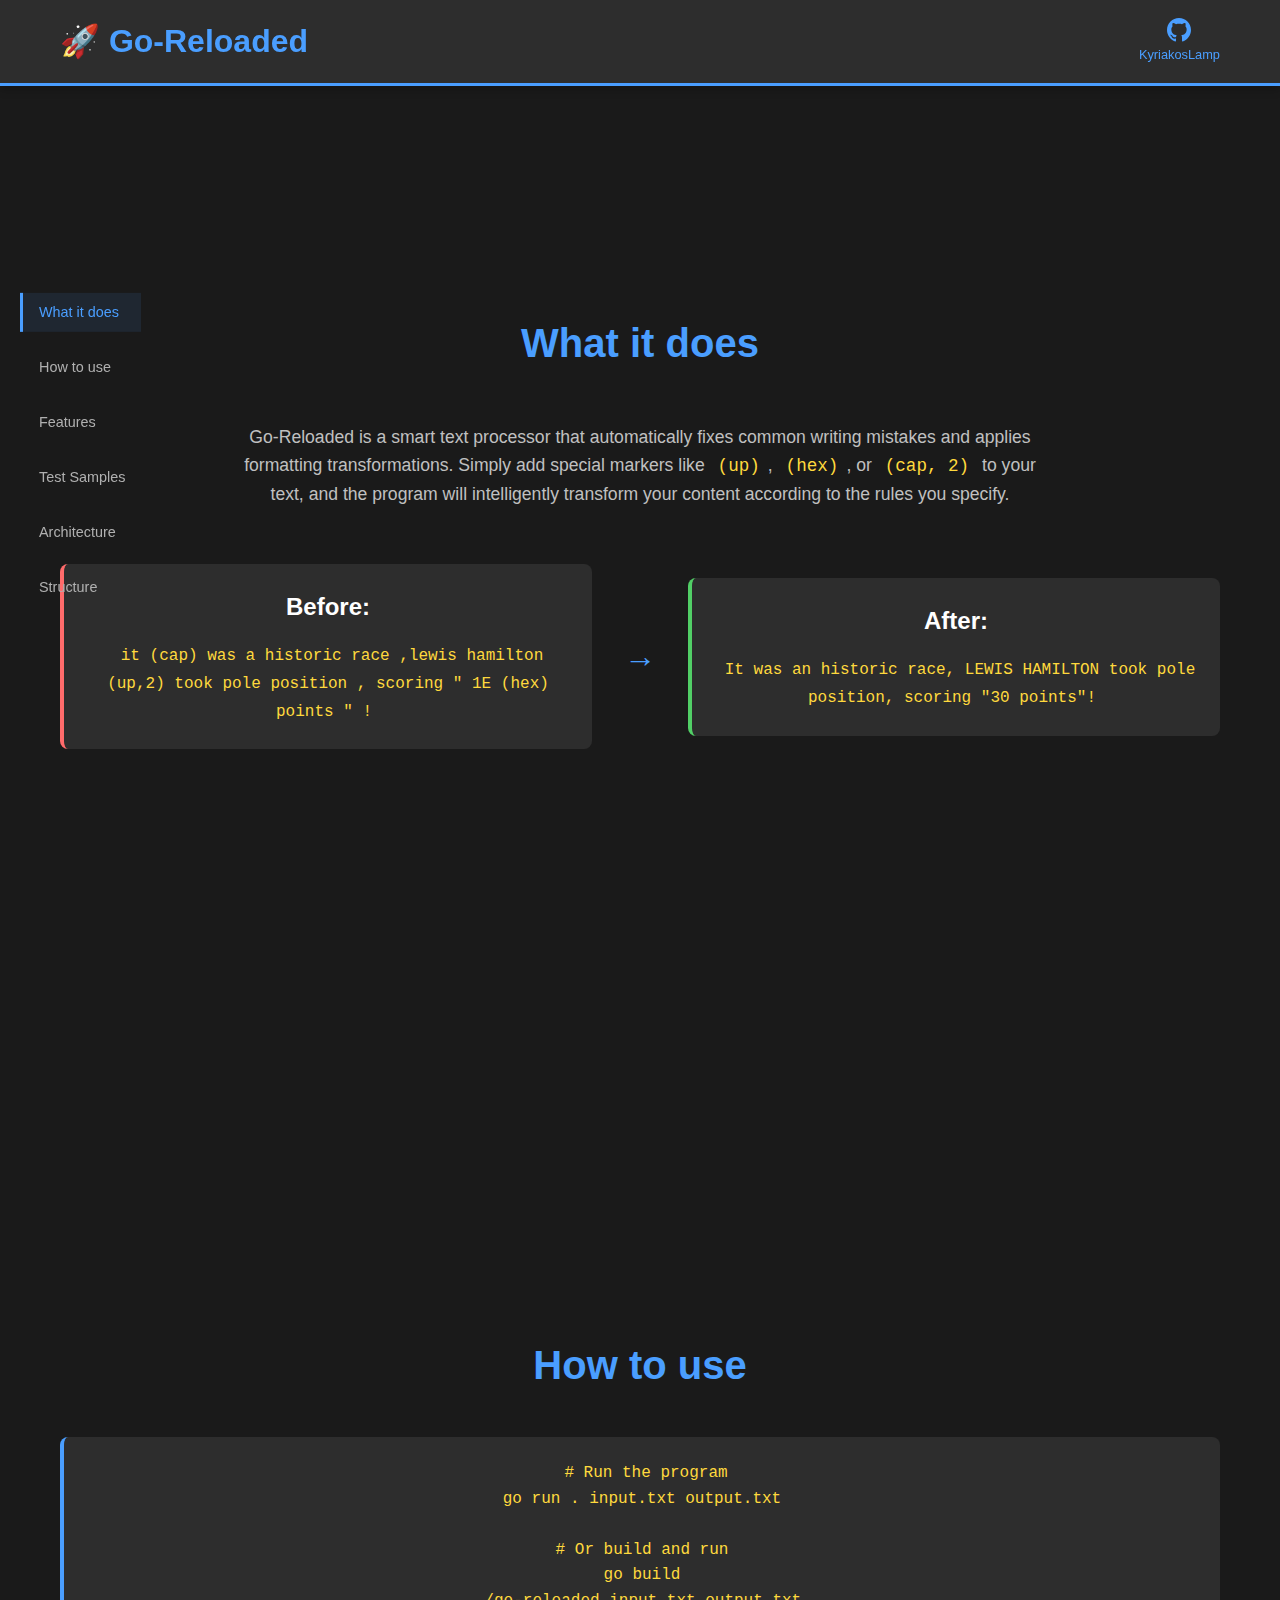
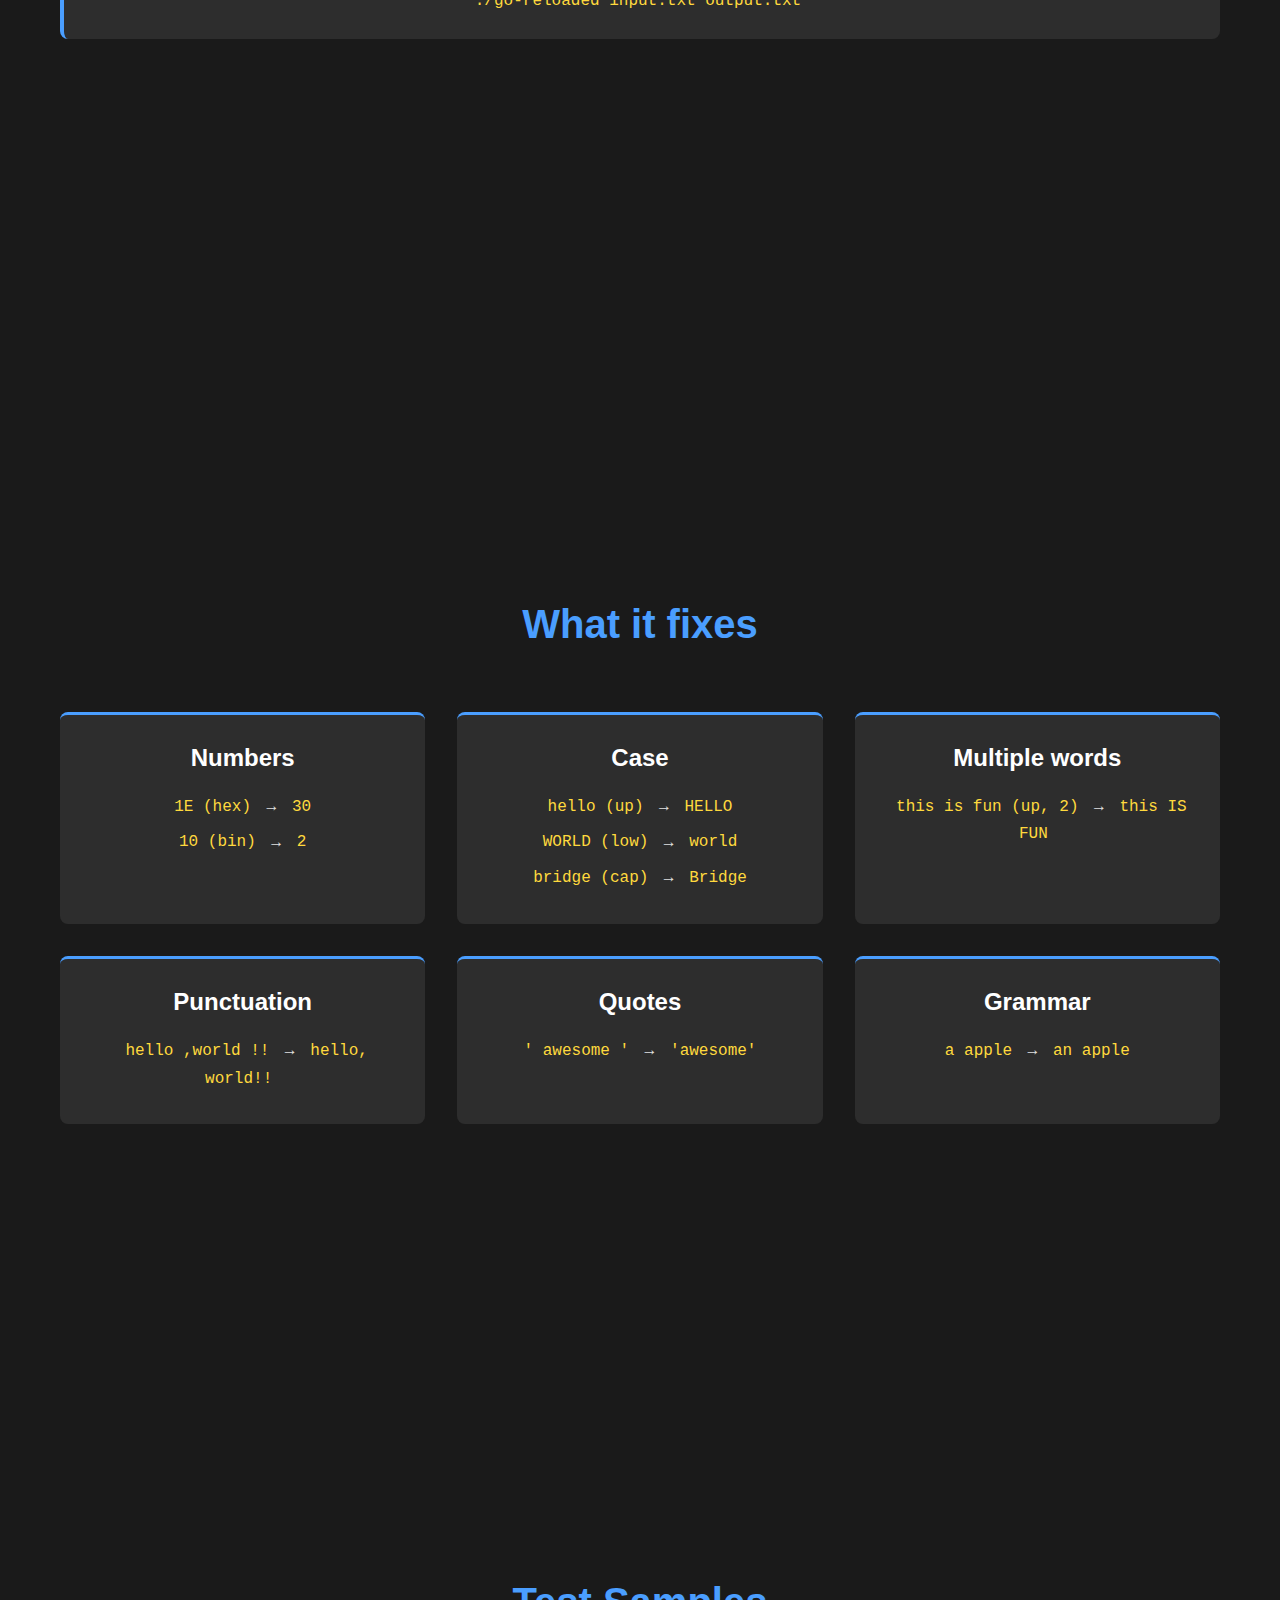
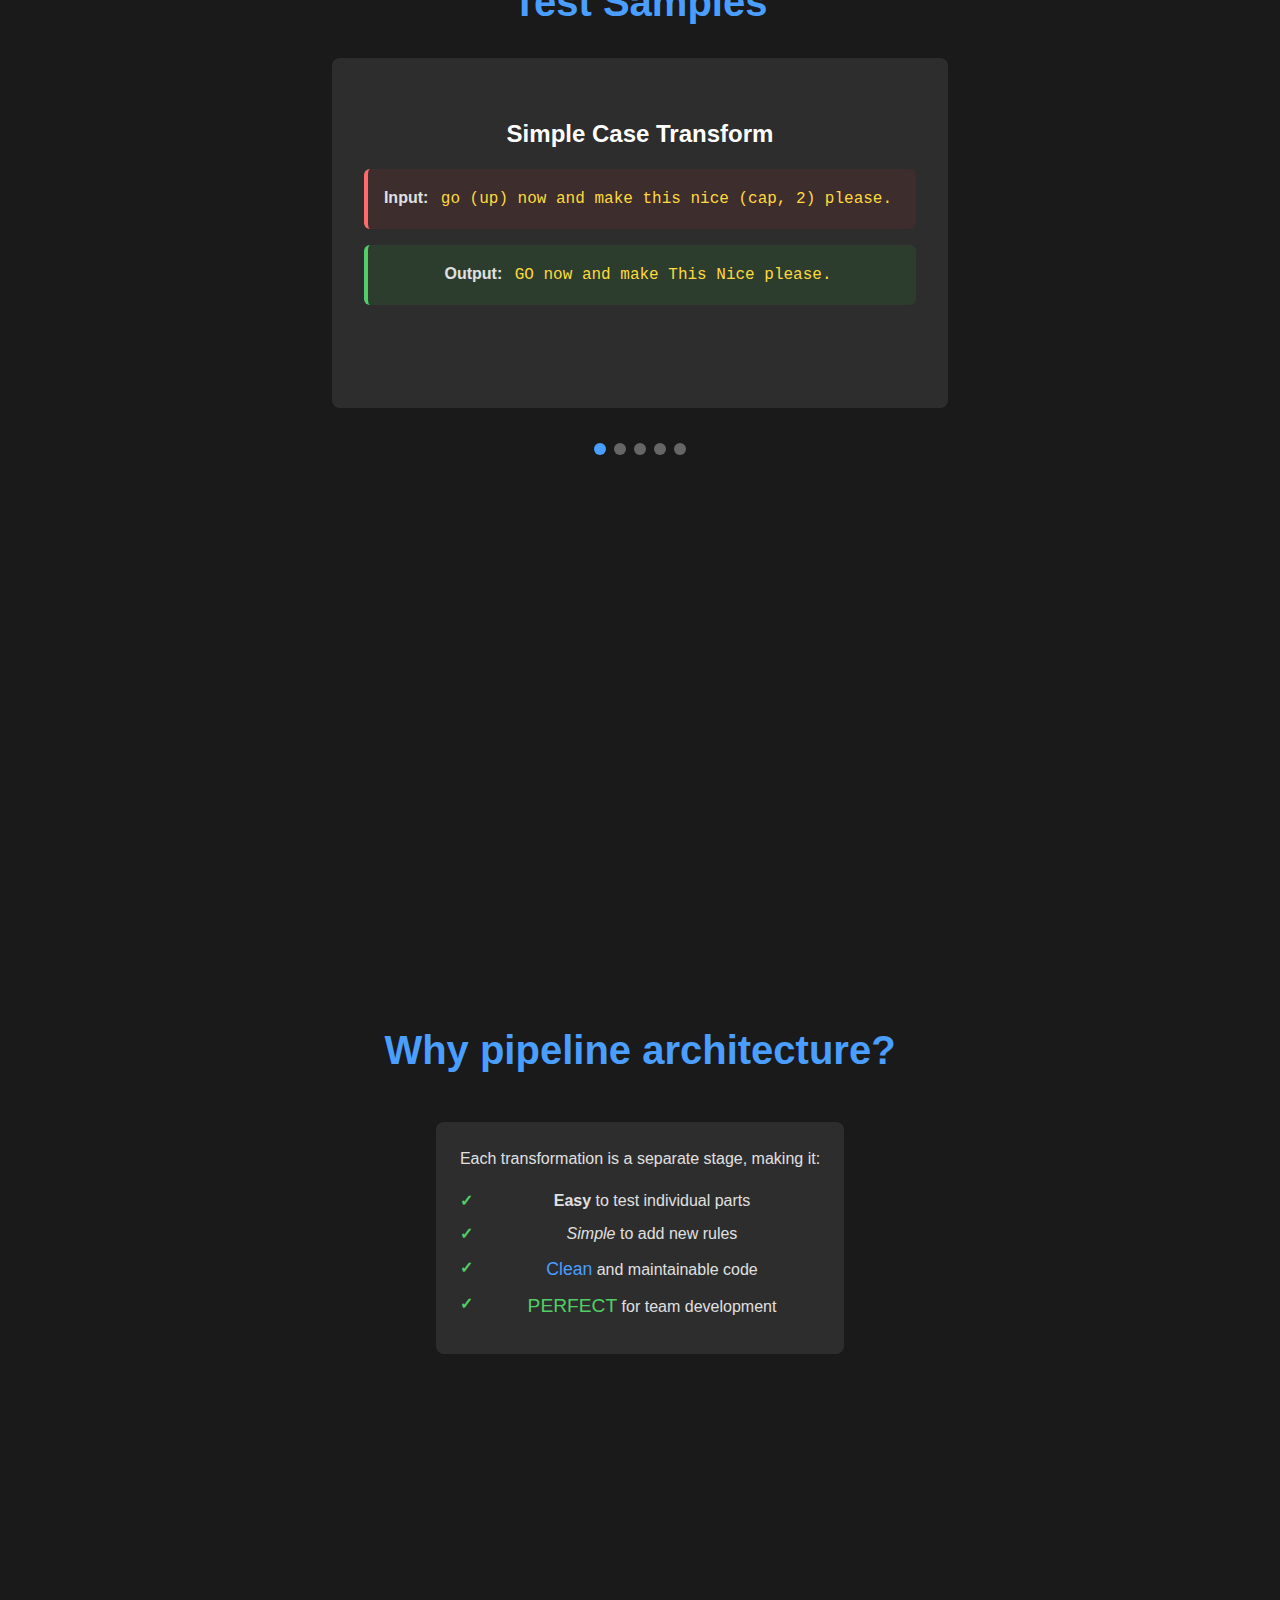
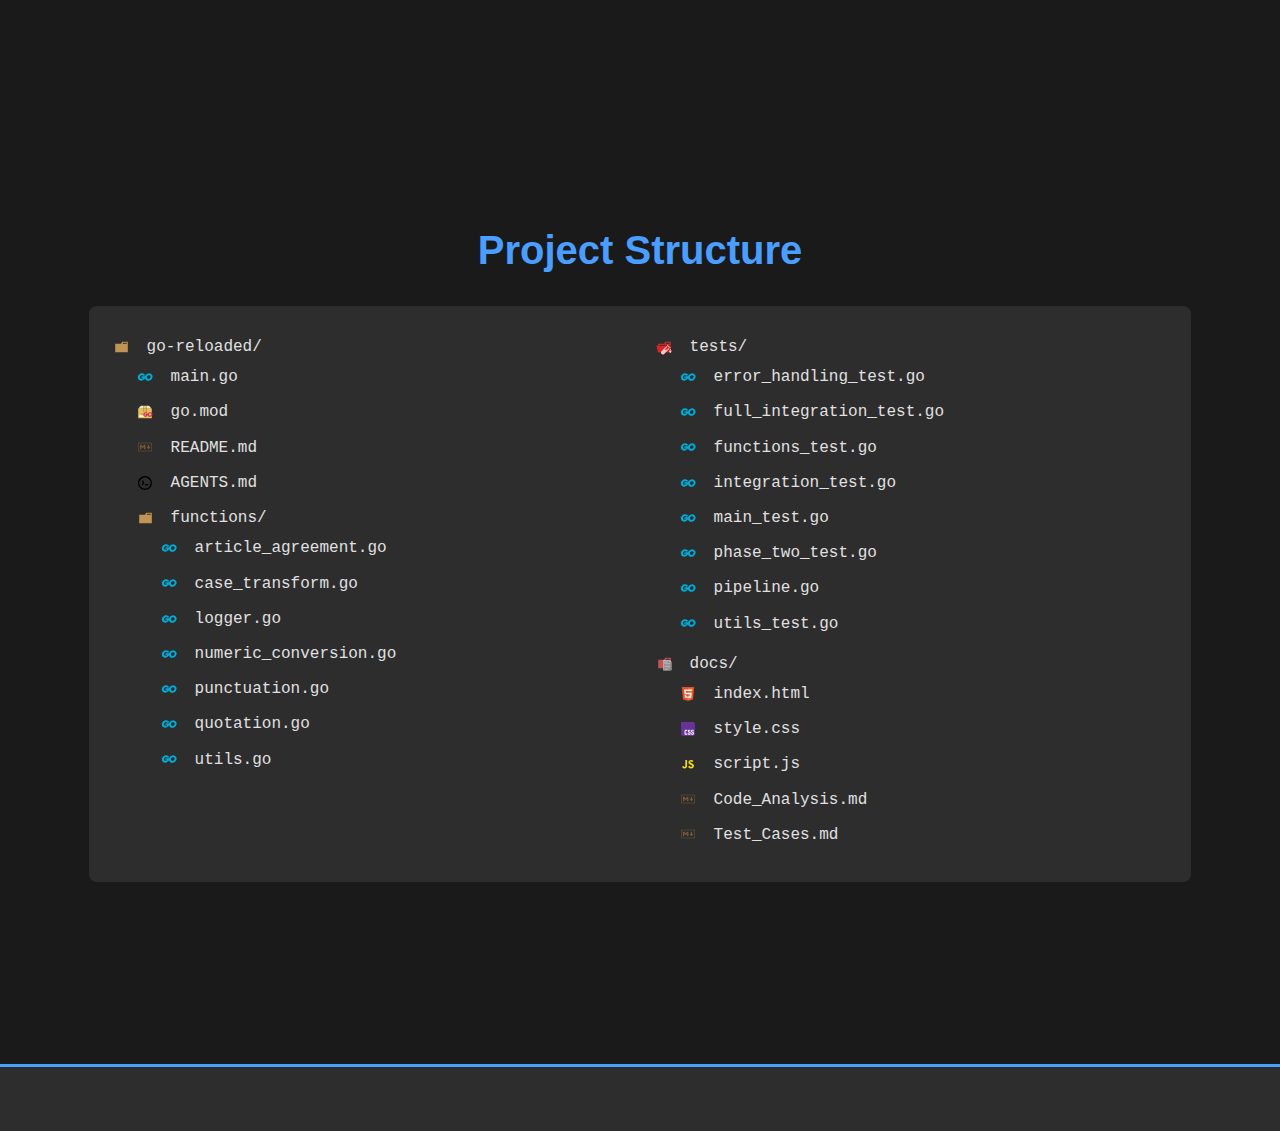
<file: docs/index.html>
<!DOCTYPE html>
<html lang="en">
<head>
    <meta charset="UTF-8">
    <meta name="viewport" content="width=device-width, initial-scale=1.0">
    <title>Go-Reloaded</title>
    <link rel="icon" href="data:image/svg+xml,<svg xmlns=%22http://www.w3.org/2000/svg%22 viewBox=%220 0 100 100%22><text y=%22.9em%22 font-size=%2290%22>🚀</text></svg>">
    <link rel="stylesheet" href="style.css">
</head>
<body>
    <header class="fixed-header">
        <div class="container">
            <h1>🚀 Go-Reloaded </h1>
            <div class="github-link">
                <a href="https://github.com/kyriakoslamp/go-reloaded" target="_blank">
                    <svg width="24" height="24" viewBox="0 0 24 24" fill="currentColor">
                        <path d="M12 0c-6.626 0-12 5.373-12 12 0 5.302 3.438 9.8 8.207 11.387.599.111.793-.261.793-.577v-2.234c-3.338.726-4.033-1.416-4.033-1.416-.546-1.387-1.333-1.756-1.333-1.756-1.089-.745.083-.729.083-.729 1.205.084 1.839 1.237 1.839 1.237 1.07 1.834 2.807 1.304 3.492.997.107-.775.418-1.305.762-1.604-2.665-.305-5.467-1.334-5.467-5.931 0-1.311.469-2.381 1.236-3.221-.124-.303-.535-1.524.117-3.176 0 0 1.008-.322 3.301 1.23.957-.266 1.983-.399 3.003-.404 1.02.005 2.047.138 3.006.404 2.291-1.552 3.297-1.23 3.297-1.23.653 1.653.242 2.874.118 3.176.77.84 1.235 1.911 1.235 3.221 0 4.609-2.807 5.624-5.479 5.921.43.372.823 1.102.823 2.222v3.293c0 .319.192.694.801.576 4.765-1.589 8.199-6.086 8.199-11.386 0-6.627-5.373-12-12-12z"/>
                    </svg>
                    <span>KyriakosLamp</span>
                </a>
            </div>
        </div>
    </header>

    <nav class="section-nav">
        <ul>
            <li><a href="#hero" class="nav-link active">What it does</a></li>
            <li><a href="#usage" class="nav-link">How to use</a></li>
            <li><a href="#features" class="nav-link">Features</a></li>
            <li><a href="#samples" class="nav-link">Test Samples</a></li>
            <li><a href="#architecture" class="nav-link">Architecture</a></li>
            <li><a href="#tests" class="nav-link">Structure</a></li>
        </ul>
    </nav>

    <main class="container">
        <section id="hero" class="hero section">
            <h2>What it does</h2>
            <p class="explanation">Go-Reloaded is a smart text processor that automatically fixes common writing mistakes and applies formatting transformations. Simply add special markers like <code>(up)</code>, <code>(hex)</code>, or <code>(cap, 2)</code> to your text, and the program will intelligently transform your content according to the rules you specify.</p>
            <div class="example">
                <div class="before">
                    <h3>Before:</h3>
                    <code>it (cap) was a historic race ,lewis hamilton (up,2) took pole position , scoring " 1E (hex) points " !</code>
                </div>
                <div class="arrow">→</div>
                <div class="after">
                    <h3>After:</h3>
                    <code>It was an historic race, LEWIS HAMILTON took pole position, scoring "30 points"!</code>
                </div>
            </div>
        </section>

        <section id="usage" class="usage section">
            <h2>How to use</h2>
            <div class="code-block">
                <pre><code># Run the program
go run . input.txt output.txt

# Or build and run
go build
./go-reloaded input.txt output.txt</code></pre>
            </div>
        </section>

        <section id="features" class="features section">
            <h2>What it fixes</h2>
            <div class="feature-grid">
                <div class="feature">
                    <h3>Numbers</h3>
                    <p><code>1E (hex)</code> → <code>30</code></p>
                    <p><code>10 (bin)</code> → <code>2</code></p>
                </div>
                <div class="feature">
                    <h3>Case</h3>
                    <p><code>hello (up)</code> → <code>HELLO</code></p>
                    <p><code>WORLD (low)</code> → <code>world</code></p>
                    <p><code>bridge (cap)</code> → <code>Bridge</code></p>
                </div>
                <div class="feature">
                    <h3>Multiple words</h3>
                    <p><code>this is fun (up, 2)</code> → <code>this IS FUN</code></p>
                </div>
                <div class="feature">
                    <h3>Punctuation</h3>
                    <p><code>hello ,world !!</code> → <code>hello, world!!</code></p>
                </div>
                <div class="feature">
                    <h3>Quotes</h3>
                    <p><code>' awesome '</code> → <code>'awesome'</code></p>
                </div>
                <div class="feature">
                    <h3>Grammar</h3>
                    <p><code>a apple</code> → <code>an apple</code></p>
                </div>
            </div>
        </section>

        <section id="samples" class="test-samples section">
            <h2>Test Samples</h2>
            <div class="carousel-container">
                <div class="carousel">
                    <div class="carousel-item active">
                        <h3>Simple Case Transform</h3>
                        <div class="test-case">
                            <div class="input">
                                <strong>Input:</strong>
                                <code>go (up) now and make this nice (cap, 2) please.</code>
                            </div>
                            <div class="output">
                                <strong>Output:</strong>
                                <code>GO now and make This Nice please.</code>
                            </div>
                        </div>
                    </div>
                    
                    <div class="carousel-item">
                        <h3>Number Conversions</h3>
                        <div class="test-case">
                            <div class="input">
                                <strong>Input:</strong>
                                <code>1A (hex) files and 10 (bin) more (up)</code>
                            </div>
                            <div class="output">
                                <strong>Output:</strong>
                                <code>26 files and 2 MORE</code>
                            </div>
                        </div>
                    </div>
                    
                    <div class="carousel-item">
                        <h3>Quotes & Punctuation</h3>
                        <div class="test-case">
                            <div class="input">
                                <strong>Input:</strong>
                                <code>He said ' hello world ' ,and smiled .</code>
                            </div>
                            <div class="output">
                                <strong>Output:</strong>
                                <code>He said 'hello world', and smiled.</code>
                            </div>
                        </div>
                    </div>
                    
                    <div class="carousel-item">
                        <h3>Article Agreement</h3>
                        <div class="test-case">
                            <div class="input">
                                <strong>Input:</strong>
                                <code>I saw a orange car and a honest man.</code>
                            </div>
                            <div class="output">
                                <strong>Output:</strong>
                                <code>I saw an orange car and an honest man.</code>
                            </div>
                        </div>
                    </div>
                    
                    <div class="carousel-item">
                        <h3>Complex Formula One</h3>
                        <div class="test-case">
                            <div class="input">
                                <strong>Input:</strong>
                                <code>it (cap) was a historic race ,lewis hamilton (up,2) took pole position , scoring " 1E (hex) points " !</code>
                            </div>
                            <div class="output">
                                <strong>Output:</strong>
                                <code>It was an historic race, LEWIS HAMILTON took pole position, scoring "30 points"!</code>
                            </div>
                        </div>
                    </div>
                </div>
                
                <div class="carousel-controls">
                    <div class="dots">
                        <span class="dot active" onclick="currentSlide(1)"></span>
                        <span class="dot" onclick="currentSlide(2)"></span>
                        <span class="dot" onclick="currentSlide(3)"></span>
                        <span class="dot" onclick="currentSlide(4)"></span>
                        <span class="dot" onclick="currentSlide(5)"></span>
                    </div>
                </div>
            </div>
        </section>

        <section id="architecture" class="architecture section">
            <h2>Why pipeline architecture?</h2>
            <div class="pipeline-info">
                <p>Each transformation is a separate stage, making it:</p>
                <ul>
                    <li><strong>Easy</strong> to test individual parts</li>
                    <li><em>Simple</em> to add new rules</li>
                    <li><span class="highlight">Clean</span> and maintainable code</li>
                    <li><span class="perfect">Perfect</span> for team development</li>
                </ul>
            </div>
        </section>

        <section id="tests" class="tests section">
            <h2>Project Structure</h2>
            <div class="file-tree">
                <div class="tree-grid">
                    <div class="tree-column">
                        <div class="folder open">
                            <img src="icons/default_folder.svg" class="folder-icon" alt="folder"> go-reloaded/
                            <div class="folder-content">
                                <div class="file"><img src="icons/file_type_go.svg" class="file-icon" alt="go"> main.go</div>
                                <div class="file"><img src="icons/file_type_go_package.svg" class="file-icon" alt="mod"> go.mod</div>
                                <div class="file"><img src="icons/file_type_markdown.svg" class="file-icon" alt="md"> README.md</div>
                                <div class="file"><img src="icons/file_type_light_agents.svg" class="file-icon" alt="agents"> AGENTS.md</div>
                                
                                <div class="folder open">
                                    <img src="icons/default_folder.svg" class="folder-icon" alt="folder"> functions/
                                    <div class="folder-content">
                                        <div class="file"><img src="icons/file_type_go.svg" class="file-icon" alt="go"> article_agreement.go</div>
                                        <div class="file"><img src="icons/file_type_go.svg" class="file-icon" alt="go"> case_transform.go</div>
                                        <div class="file"><img src="icons/file_type_go.svg" class="file-icon" alt="go"> logger.go</div>
                                        <div class="file"><img src="icons/file_type_go.svg" class="file-icon" alt="go"> numeric_conversion.go</div>
                                        <div class="file"><img src="icons/file_type_go.svg" class="file-icon" alt="go"> punctuation.go</div>
                                        <div class="file"><img src="icons/file_type_go.svg" class="file-icon" alt="go"> quotation.go</div>
                                        <div class="file"><img src="icons/file_type_go.svg" class="file-icon" alt="go"> utils.go</div>
                                    </div>
                                </div>
                            </div>
                        </div>
                    </div>
                    
                    <div class="tree-column">
                        <div class="folder open">
                            <img src="icons/folder_type_test_opened.svg" class="folder-icon" alt="tests"> tests/
                            <div class="folder-content">
                                <div class="file"><img src="icons/file_type_go.svg" class="file-icon" alt="go"> error_handling_test.go</div>
                                <div class="file"><img src="icons/file_type_go.svg" class="file-icon" alt="go"> full_integration_test.go</div>
                                <div class="file"><img src="icons/file_type_go.svg" class="file-icon" alt="go"> functions_test.go</div>
                                <div class="file"><img src="icons/file_type_go.svg" class="file-icon" alt="go"> integration_test.go</div>
                                <div class="file"><img src="icons/file_type_go.svg" class="file-icon" alt="go"> main_test.go</div>
                                <div class="file"><img src="icons/file_type_go.svg" class="file-icon" alt="go"> phase_two_test.go</div>
                                <div class="file"><img src="icons/file_type_go.svg" class="file-icon" alt="go"> pipeline.go</div>
                                <div class="file"><img src="icons/file_type_go.svg" class="file-icon" alt="go"> utils_test.go</div>
                            </div>
                        </div>
                        
                        <div class="folder open">
                            <img src="icons/folder_type_docs.svg" class="folder-icon" alt="docs"> docs/
                            <div class="folder-content">
                                <div class="file"><img src="icons/file_type_html.svg" class="file-icon" alt="html"> index.html</div>
                                <div class="file"><img src="icons/file_type_css.svg" class="file-icon" alt="css"> style.css</div>
                                <div class="file"><img src="icons/file_type_js.svg" class="file-icon" alt="js"> script.js</div>
                                <div class="file"><img src="icons/file_type_markdown.svg" class="file-icon" alt="md"> Code_Analysis.md</div>
                                <div class="file"><img src="icons/file_type_markdown.svg" class="file-icon" alt="md"> Test_Cases.md</div>
                            </div>
                        </div>
                    </div>
                </div>
            </div>
        </section>
    </main>

    <footer>
        <div class="container">
        </div>
    </footer>

    <script src="script.js"></script>
</body>
</html>
</file>
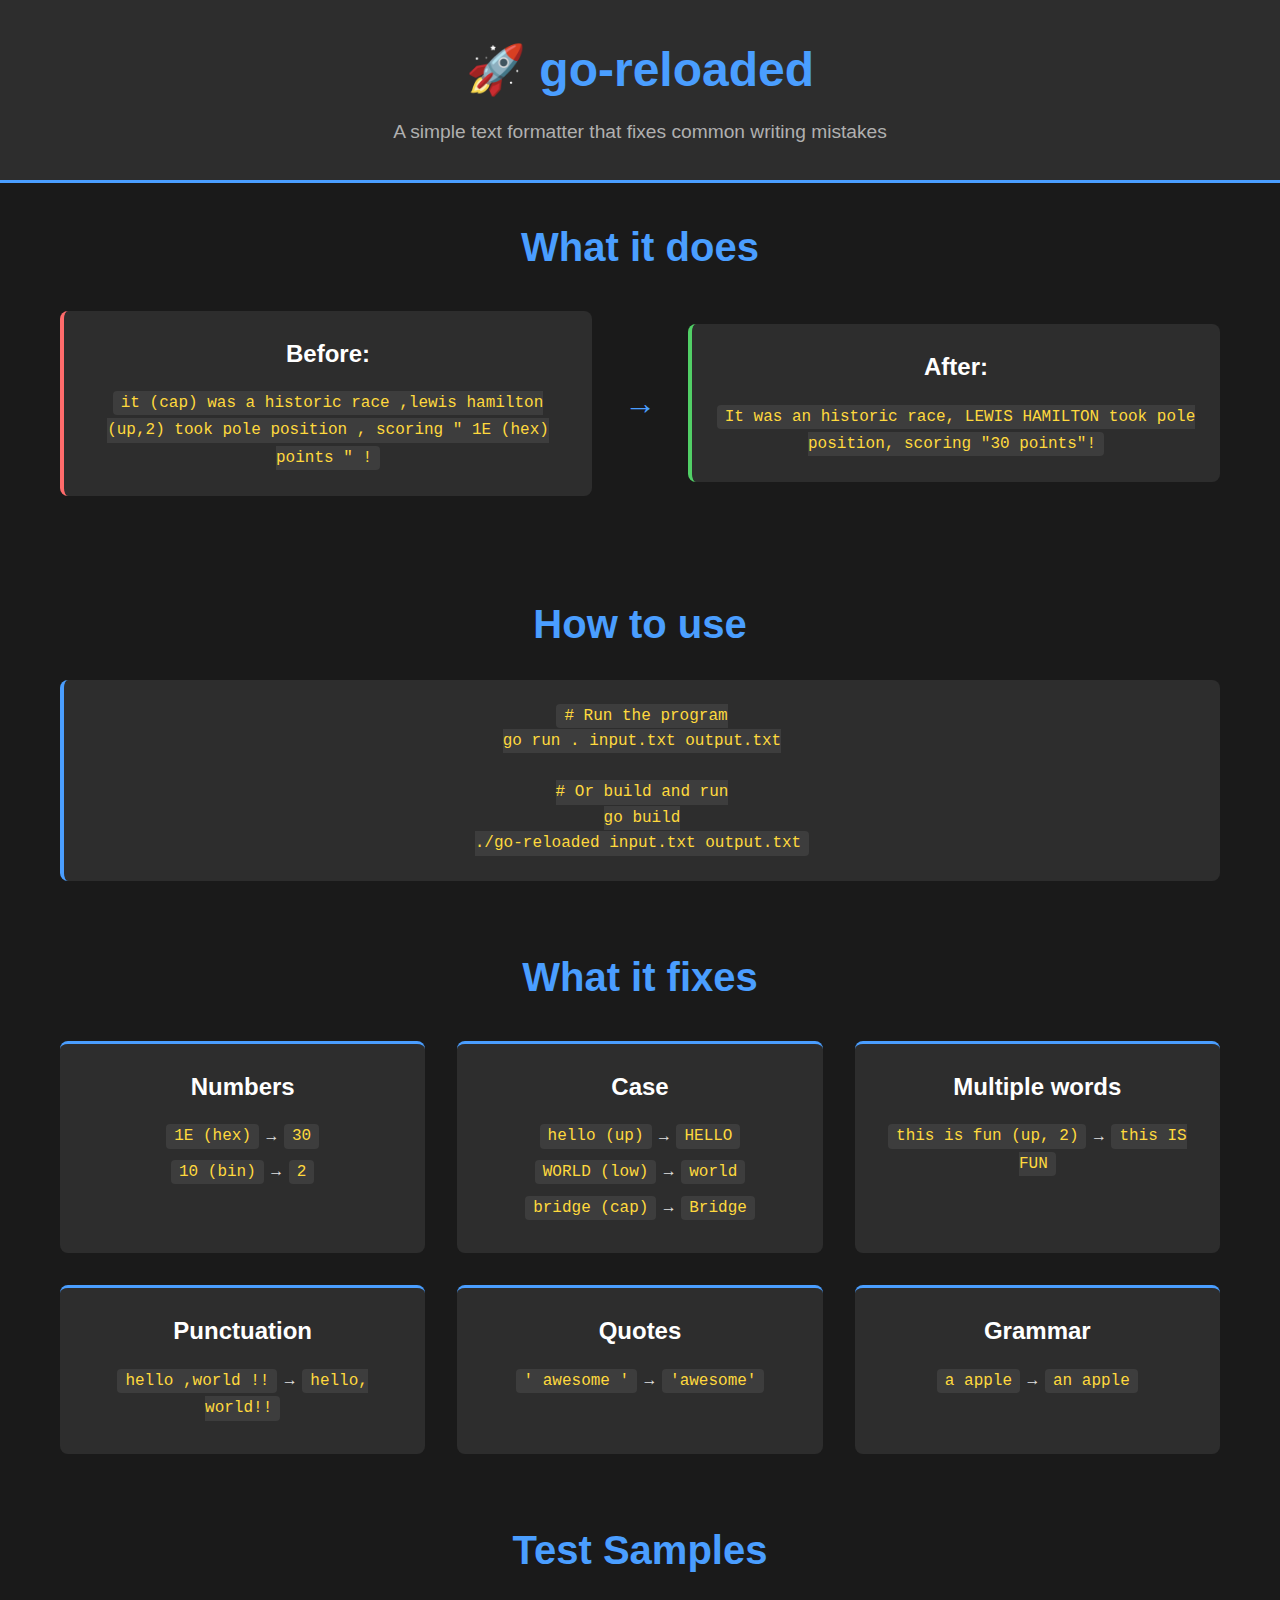
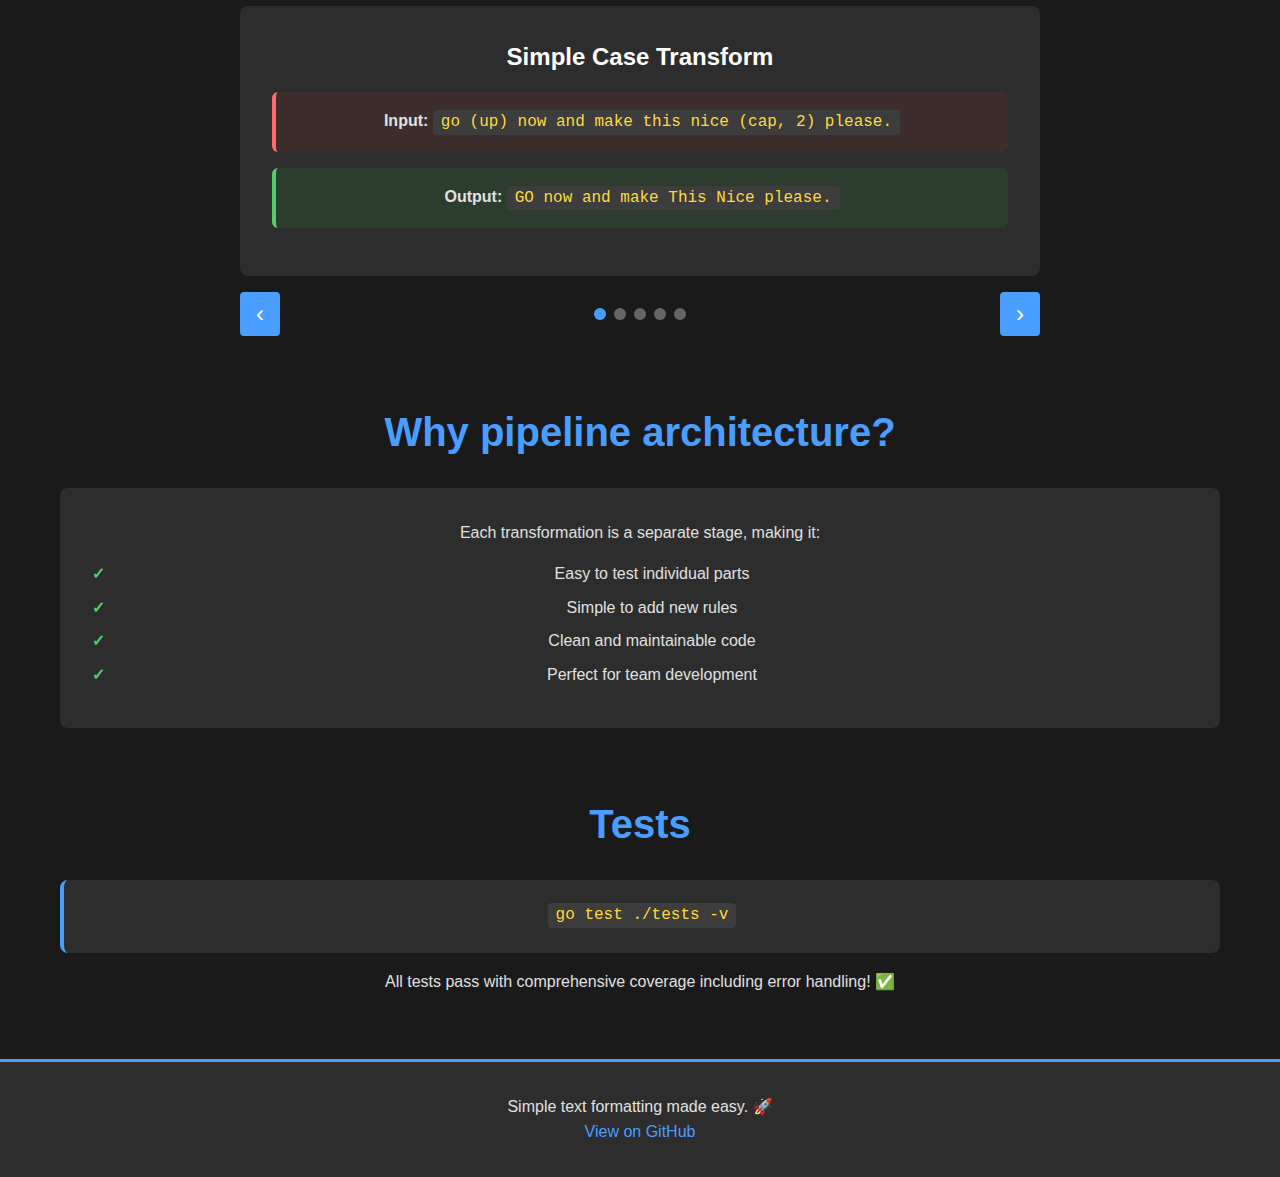
<file: github-pages/index.html>
<!DOCTYPE html>
<html lang="en">
<head>
    <meta charset="UTF-8">
    <meta name="viewport" content="width=device-width, initial-scale=1.0">
    <title>go-reloaded - Text Formatter</title>
    <link rel="stylesheet" href="style.css">
</head>
<body>
    <header>
        <div class="container">
            <h1>🚀 go-reloaded</h1>
            <p>A simple text formatter that fixes common writing mistakes</p>
        </div>
    </header>

    <main class="container">
        <section class="hero">
            <h2>What it does</h2>
            <div class="example">
                <div class="before">
                    <h3>Before:</h3>
                    <code>it (cap) was a historic race ,lewis hamilton (up,2) took pole position , scoring " 1E (hex) points " !</code>
                </div>
                <div class="arrow">→</div>
                <div class="after">
                    <h3>After:</h3>
                    <code>It was an historic race, LEWIS HAMILTON took pole position, scoring "30 points"!</code>
                </div>
            </div>
        </section>

        <section class="usage">
            <h2>How to use</h2>
            <div class="code-block">
                <pre><code># Run the program
go run . input.txt output.txt

# Or build and run
go build
./go-reloaded input.txt output.txt</code></pre>
            </div>
        </section>

        <section class="features">
            <h2>What it fixes</h2>
            <div class="feature-grid">
                <div class="feature">
                    <h3>Numbers</h3>
                    <p><code>1E (hex)</code> → <code>30</code></p>
                    <p><code>10 (bin)</code> → <code>2</code></p>
                </div>
                <div class="feature">
                    <h3>Case</h3>
                    <p><code>hello (up)</code> → <code>HELLO</code></p>
                    <p><code>WORLD (low)</code> → <code>world</code></p>
                    <p><code>bridge (cap)</code> → <code>Bridge</code></p>
                </div>
                <div class="feature">
                    <h3>Multiple words</h3>
                    <p><code>this is fun (up, 2)</code> → <code>this IS FUN</code></p>
                </div>
                <div class="feature">
                    <h3>Punctuation</h3>
                    <p><code>hello ,world !!</code> → <code>hello, world!!</code></p>
                </div>
                <div class="feature">
                    <h3>Quotes</h3>
                    <p><code>' awesome '</code> → <code>'awesome'</code></p>
                </div>
                <div class="feature">
                    <h3>Grammar</h3>
                    <p><code>a apple</code> → <code>an apple</code></p>
                </div>
            </div>
        </section>

        <section class="test-samples">
            <h2>Test Samples</h2>
            <div class="carousel-container">
                <div class="carousel">
                    <div class="carousel-item active">
                        <h3>Simple Case Transform</h3>
                        <div class="test-case">
                            <div class="input">
                                <strong>Input:</strong>
                                <code>go (up) now and make this nice (cap, 2) please.</code>
                            </div>
                            <div class="output">
                                <strong>Output:</strong>
                                <code>GO now and make This Nice please.</code>
                            </div>
                        </div>
                    </div>
                    
                    <div class="carousel-item">
                        <h3>Number Conversions</h3>
                        <div class="test-case">
                            <div class="input">
                                <strong>Input:</strong>
                                <code>1A (hex) files and 10 (bin) more (up)</code>
                            </div>
                            <div class="output">
                                <strong>Output:</strong>
                                <code>26 files and 2 MORE</code>
                            </div>
                        </div>
                    </div>
                    
                    <div class="carousel-item">
                        <h3>Quotes & Punctuation</h3>
                        <div class="test-case">
                            <div class="input">
                                <strong>Input:</strong>
                                <code>He said ' hello world ' ,and smiled .</code>
                            </div>
                            <div class="output">
                                <strong>Output:</strong>
                                <code>He said 'hello world', and smiled.</code>
                            </div>
                        </div>
                    </div>
                    
                    <div class="carousel-item">
                        <h3>Article Agreement</h3>
                        <div class="test-case">
                            <div class="input">
                                <strong>Input:</strong>
                                <code>I saw a orange car and a honest man.</code>
                            </div>
                            <div class="output">
                                <strong>Output:</strong>
                                <code>I saw an orange car and an honest man.</code>
                            </div>
                        </div>
                    </div>
                    
                    <div class="carousel-item">
                        <h3>Complex Formula One</h3>
                        <div class="test-case">
                            <div class="input">
                                <strong>Input:</strong>
                                <code>it (cap) was a historic race ,lewis hamilton (up,2) took pole position , scoring " 1E (hex) points " !</code>
                            </div>
                            <div class="output">
                                <strong>Output:</strong>
                                <code>It was an historic race, LEWIS HAMILTON took pole position, scoring "30 points"!</code>
                            </div>
                        </div>
                    </div>
                </div>
                
                <div class="carousel-controls">
                    <button class="prev" onclick="changeSlide(-1)">‹</button>
                    <div class="dots">
                        <span class="dot active" onclick="currentSlide(1)"></span>
                        <span class="dot" onclick="currentSlide(2)"></span>
                        <span class="dot" onclick="currentSlide(3)"></span>
                        <span class="dot" onclick="currentSlide(4)"></span>
                        <span class="dot" onclick="currentSlide(5)"></span>
                    </div>
                    <button class="next" onclick="changeSlide(1)">›</button>
                </div>
            </div>
        </section>

        <section class="architecture">
            <h2>Why pipeline architecture?</h2>
            <div class="pipeline-info">
                <p>Each transformation is a separate stage, making it:</p>
                <ul>
                    <li>Easy to test individual parts</li>
                    <li>Simple to add new rules</li>
                    <li>Clean and maintainable code</li>
                    <li>Perfect for team development</li>
                </ul>
            </div>
        </section>

        <section class="tests">
            <h2>Tests</h2>
            <div class="code-block">
                <pre><code>go test ./tests -v</code></pre>
            </div>
            <p>All tests pass with comprehensive coverage including error handling! ✅</p>
        </section>
    </main>

    <footer>
        <div class="container">
            <p>Simple text formatting made easy. 🚀</p>
            <p><a href="https://github.com/klampria/go-reloaded" target="_blank">View on GitHub</a></p>
        </div>
    </footer>

    <script src="script.js"></script>
</body>
</html>
</file>
<file: docs/style.css>
* {
    margin: 0;
    padding: 0;
    box-sizing: border-box;
}

body {
    font-family: 'Segoe UI', Tahoma, Geneva, Verdana, sans-serif;
    background-color: #1a1a1a;
    color: #e0e0e0;
    line-height: 1.6;
    scroll-behavior: smooth;
    padding-top: 80px;
}

.container {
    max-width: 1200px;
    margin: 0 auto;
    padding: 0 20px;
}

.fixed-header {
    background-color: #2d2d2d;
    padding: 1rem 0;
    border-bottom: 3px solid #4a9eff;
    position: fixed;
    top: 0;
    left: 0;
    right: 0;
    z-index: 1000;
    box-shadow: 0 2px 10px rgba(0,0,0,0.3);
}

.fixed-header .container {
    display: flex;
    justify-content: space-between;
    align-items: center;
}

.github-link a {
    display: flex;
    flex-direction: column;
    align-items: center;
    color: #4a9eff;
    text-decoration: none;
    font-size: 0.8rem;
    transition: color 0.3s;
}

.github-link a:hover {
    color: #357abd;
}

.github-link svg {
    margin-bottom: 0.2rem;
}

.fixed-header h1 {
    font-size: 2rem;
    margin: 0;
    color: #4a9eff;
}

.author {
    font-size: 1rem;
    color: #b0b0b0;
    font-weight: normal;
}

main {
    padding: 2rem 0;
    margin-left: 200px;
}

.section {
    min-height: 100vh;
    padding: 2rem 0;
    display: flex;
    flex-direction: column;
    justify-content: center;
}

.explanation {
    font-size: 1.1rem;
    margin: 1.5rem 0;
    text-align: center;
    max-width: 800px;
    margin-left: auto;
    margin-right: auto;
    color: #c0c0c0;
}

section {
    margin-bottom: 4rem;
}

h2 {
    font-size: 2.5rem;
    margin-bottom: 1.5rem;
    color: #4a9eff;
    text-align: center;
}

h3 {
    font-size: 1.5rem;
    margin-bottom: 1rem;
    color: #ffffff;
}

.hero {
    text-align: center;
}

.example {
    display: flex;
    align-items: center;
    justify-content: center;
    gap: 2rem;
    margin-top: 2rem;
    flex-wrap: wrap;
}

.before, .after {
    background-color: #2d2d2d;
    padding: 1.5rem;
    border-radius: 8px;
    flex: 1;
    min-width: 300px;
}

.before {
    border-left: 4px solid #ff6b6b;
}

.after {
    border-left: 4px solid #51cf66;
}

.arrow {
    font-size: 2rem;
    color: #4a9eff;
    font-weight: bold;
}

.usage, .tests {
    text-align: center;
}

.code-block {
    background-color: #2d2d2d;
    padding: 1.5rem;
    border-radius: 8px;
    margin: 1rem 0;
    border-left: 4px solid #4a9eff;
}

.code-block pre {
    color: #e0e0e0;
    font-family: 'Courier New', monospace;
}

.feature-grid {
    display: grid;
    grid-template-columns: repeat(auto-fit, minmax(300px, 1fr));
    gap: 2rem;
    margin-top: 2rem;
}

.feature {
    background-color: #2d2d2d;
    padding: 1.5rem;
    border-radius: 8px;
    text-align: center;
    border-top: 3px solid #4a9eff;
}

.feature p {
    margin: 0.5rem 0;
}

code {
    padding: 0.2rem 0.5rem;
    font-family: 'Courier New', monospace;
    color: #ffd93d;
}

.carousel-container {
    position: relative;
    max-width: 800px;
    margin: 0 auto;
    min-height: 400px;
}

.carousel {
    position: relative;
    overflow: hidden;
    border-radius: 8px;
    background-color: #2d2d2d;
    min-height: 350px;
    display: flex;
    align-items: center;
}

.carousel-item {
    display: none;
    padding: 2rem;
    text-align: center;
    width: 100%;
    min-height: 300px;
    opacity: 0;
    transition: opacity 0.5s ease-in-out;
}

.carousel-item.active {
    opacity: 1;
}

.carousel-item.active {
    display: block;
}

.test-case {
    margin-top: 1rem;
}

.input, .output {
    margin: 1rem 0;
    padding: 1rem;
    border-radius: 6px;
}

.input {
    background-color: #3d2d2d;
    border-left: 4px solid #ff6b6b;
}

.output {
    background-color: #2d3d2d;
    border-left: 4px solid #51cf66;
}

.carousel-controls {
    display: flex;
    justify-content: center;
    align-items: center;
    margin-top: 1rem;
    height: 50px;
}

.prev, .next {
    background-color: #4a9eff;
    color: white;
    border: none;
    padding: 0.5rem 1rem;
    border-radius: 4px;
    cursor: pointer;
    font-size: 1.5rem;
    transition: background-color 0.3s;
}

.prev:hover, .next:hover {
    background-color: #357abd;
}

.dots {
    display: flex;
    gap: 0.5rem;
}

.dot {
    width: 12px;
    height: 12px;
    border-radius: 50%;
    background-color: #666;
    cursor: pointer;
    transition: background-color 0.3s;
}

.dot.active, .dot:hover {
    background-color: #4a9eff;
}

.architecture {
    text-align: center;
}

.pipeline-info {
    background-color: #2d2d2d;
    padding: 1.5rem;
    border-radius: 8px;
    margin-top: 1rem;
    max-width: 600px;
    margin-left: auto;
    margin-right: auto;
}

.pipeline-info ul {
    list-style: none;
    margin-top: 1rem;
}

.pipeline-info li {
    margin: 0.5rem 0;
    padding-left: 1.5rem;
    position: relative;
}

.pipeline-info li::before {
    content: "✓";
    position: absolute;
    left: 0;
    color: #51cf66;
    font-weight: bold;
}

.highlight {
    font-size: 1.1em;
    color: #4a9eff;
}

.perfect {
    font-size: 1.2em;
    color: #51cf66;
    text-transform: uppercase;
}



.file-tree {
    background-color: #2d2d2d;
    padding: 1.5rem;
    border-radius: 8px;
    font-family: 'Courier New', monospace;
    text-align: left;
    max-width: 1200px;
    width: 95%;
    margin: 0 auto;
    overflow-x: auto;
}

.tree-grid {
    display: grid;
    grid-template-columns: repeat(2, 1fr);
    gap: 2rem;
    min-width: 900px;
}

.tree-column {
    min-width: 400px;
}

.folder, .file {
    padding: 0.3rem 0;
    user-select: none;
}

.folder-content {
    margin-left: 1.5rem;
    display: none;
}

.folder.open .folder-content {
    display: block;
}

.file-icon, .folder-icon {
    width: 16px;
    height: 16px;
    margin-right: 0.5rem;
    vertical-align: middle;
}

@media (max-width: 1000px) {
    .tree-grid {
        grid-template-columns: 1fr;
        gap: 1rem;
    }
    
    .tree-column {
        min-width: auto;
    }
}

footer {
    background-color: #2d2d2d;
    padding: 2rem 0;
    text-align: center;
    border-top: 3px solid #4a9eff;
    margin-top: 4rem;
}

footer a {
    color: #4a9eff;
    text-decoration: none;
}

footer a:hover {
    text-decoration: underline;
}

.section-nav {
    position: fixed;
    left: 20px;
    top: 50%;
    transform: translateY(-50%);
    z-index: 999;
}

.section-nav ul {
    list-style: none;
    padding: 0;
    margin: 0;
}

.section-nav li {
    margin: 1rem 0;
}

.nav-link {
    display: block;
    padding: 0.5rem 1rem;
    color: #b0b0b0;
    text-decoration: none;
    border-left: 3px solid transparent;
    transition: all 0.3s ease;
    font-size: 0.9rem;
}

.nav-link:hover {
    color: #4a9eff;
    border-left-color: #4a9eff;
}

.nav-link.active {
    color: #4a9eff;
    border-left-color: #4a9eff;
    background-color: rgba(74, 158, 255, 0.1);
}

@media (max-width: 768px) {
    header h1 {
        font-size: 2rem;
    }
    
    h2 {
        font-size: 2rem;
    }
    
    .example {
        flex-direction: column;
    }
    
    .arrow {
        transform: rotate(90deg);
    }
    
    .feature-grid {
        grid-template-columns: 1fr;
    }
    
    .carousel-controls {
        flex-direction: column;
        gap: 1rem;
    }
    
    main {
        margin-left: 0;
    }
    
    .section-nav {
        display: none;
    }
}
</file>
<file: github-pages/style.css>
* {
    margin: 0;
    padding: 0;
    box-sizing: border-box;
}

body {
    font-family: 'Segoe UI', Tahoma, Geneva, Verdana, sans-serif;
    background-color: #1a1a1a;
    color: #e0e0e0;
    line-height: 1.6;
}

.container {
    max-width: 1200px;
    margin: 0 auto;
    padding: 0 20px;
}

header {
    background-color: #2d2d2d;
    padding: 2rem 0;
    text-align: center;
    border-bottom: 3px solid #4a9eff;
}

header h1 {
    font-size: 3rem;
    margin-bottom: 0.5rem;
    color: #4a9eff;
}

header p {
    font-size: 1.2rem;
    color: #b0b0b0;
}

main {
    padding: 2rem 0;
}

section {
    margin-bottom: 4rem;
}

h2 {
    font-size: 2.5rem;
    margin-bottom: 1.5rem;
    color: #4a9eff;
    text-align: center;
}

h3 {
    font-size: 1.5rem;
    margin-bottom: 1rem;
    color: #ffffff;
}

.hero {
    text-align: center;
    padding: 2rem 0;
}

.example {
    display: flex;
    align-items: center;
    justify-content: center;
    gap: 2rem;
    margin-top: 2rem;
    flex-wrap: wrap;
}

.before, .after {
    background-color: #2d2d2d;
    padding: 1.5rem;
    border-radius: 8px;
    flex: 1;
    min-width: 300px;
}

.before {
    border-left: 4px solid #ff6b6b;
}

.after {
    border-left: 4px solid #51cf66;
}

.arrow {
    font-size: 2rem;
    color: #4a9eff;
    font-weight: bold;
}

.usage, .tests {
    text-align: center;
}

.code-block {
    background-color: #2d2d2d;
    padding: 1.5rem;
    border-radius: 8px;
    margin: 1rem 0;
    border-left: 4px solid #4a9eff;
}

.code-block pre {
    color: #e0e0e0;
    font-family: 'Courier New', monospace;
}

.feature-grid {
    display: grid;
    grid-template-columns: repeat(auto-fit, minmax(300px, 1fr));
    gap: 2rem;
    margin-top: 2rem;
}

.feature {
    background-color: #2d2d2d;
    padding: 1.5rem;
    border-radius: 8px;
    text-align: center;
    border-top: 3px solid #4a9eff;
}

.feature p {
    margin: 0.5rem 0;
}

code {
    background-color: #3d3d3d;
    padding: 0.2rem 0.5rem;
    border-radius: 4px;
    font-family: 'Courier New', monospace;
    color: #ffd93d;
}

.carousel-container {
    position: relative;
    max-width: 800px;
    margin: 0 auto;
}

.carousel {
    position: relative;
    overflow: hidden;
    border-radius: 8px;
    background-color: #2d2d2d;
}

.carousel-item {
    display: none;
    padding: 2rem;
    text-align: center;
}

.carousel-item.active {
    display: block;
}

.test-case {
    margin-top: 1rem;
}

.input, .output {
    margin: 1rem 0;
    padding: 1rem;
    border-radius: 6px;
}

.input {
    background-color: #3d2d2d;
    border-left: 4px solid #ff6b6b;
}

.output {
    background-color: #2d3d2d;
    border-left: 4px solid #51cf66;
}

.carousel-controls {
    display: flex;
    justify-content: space-between;
    align-items: center;
    margin-top: 1rem;
}

.prev, .next {
    background-color: #4a9eff;
    color: white;
    border: none;
    padding: 0.5rem 1rem;
    border-radius: 4px;
    cursor: pointer;
    font-size: 1.5rem;
    transition: background-color 0.3s;
}

.prev:hover, .next:hover {
    background-color: #357abd;
}

.dots {
    display: flex;
    gap: 0.5rem;
}

.dot {
    width: 12px;
    height: 12px;
    border-radius: 50%;
    background-color: #666;
    cursor: pointer;
    transition: background-color 0.3s;
}

.dot.active, .dot:hover {
    background-color: #4a9eff;
}

.architecture {
    text-align: center;
}

.pipeline-info {
    background-color: #2d2d2d;
    padding: 2rem;
    border-radius: 8px;
    margin-top: 1rem;
}

.pipeline-info ul {
    list-style: none;
    margin-top: 1rem;
}

.pipeline-info li {
    margin: 0.5rem 0;
    padding-left: 1.5rem;
    position: relative;
}

.pipeline-info li::before {
    content: "✓";
    position: absolute;
    left: 0;
    color: #51cf66;
    font-weight: bold;
}

footer {
    background-color: #2d2d2d;
    padding: 2rem 0;
    text-align: center;
    border-top: 3px solid #4a9eff;
    margin-top: 4rem;
}

footer a {
    color: #4a9eff;
    text-decoration: none;
}

footer a:hover {
    text-decoration: underline;
}

@media (max-width: 768px) {
    header h1 {
        font-size: 2rem;
    }
    
    h2 {
        font-size: 2rem;
    }
    
    .example {
        flex-direction: column;
    }
    
    .arrow {
        transform: rotate(90deg);
    }
    
    .feature-grid {
        grid-template-columns: 1fr;
    }
    
    .carousel-controls {
        flex-direction: column;
        gap: 1rem;
    }
}
</file>
